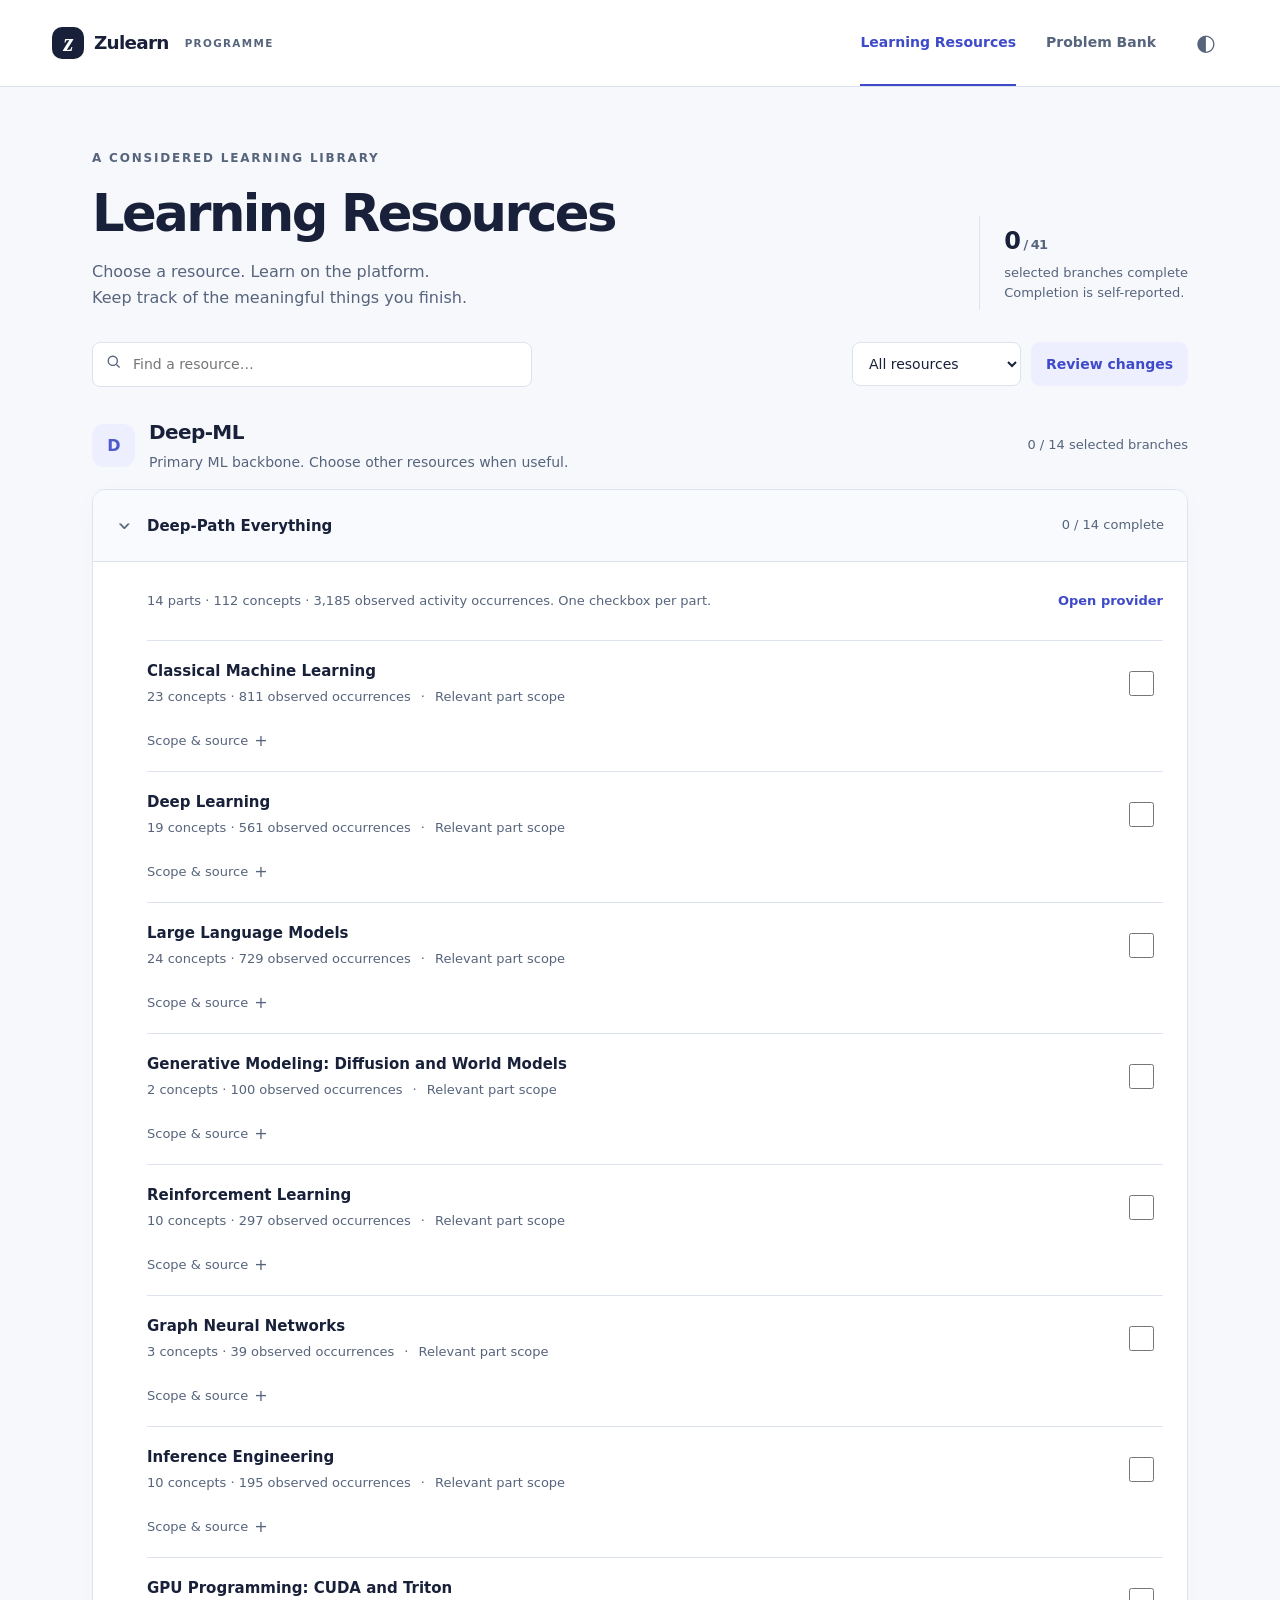
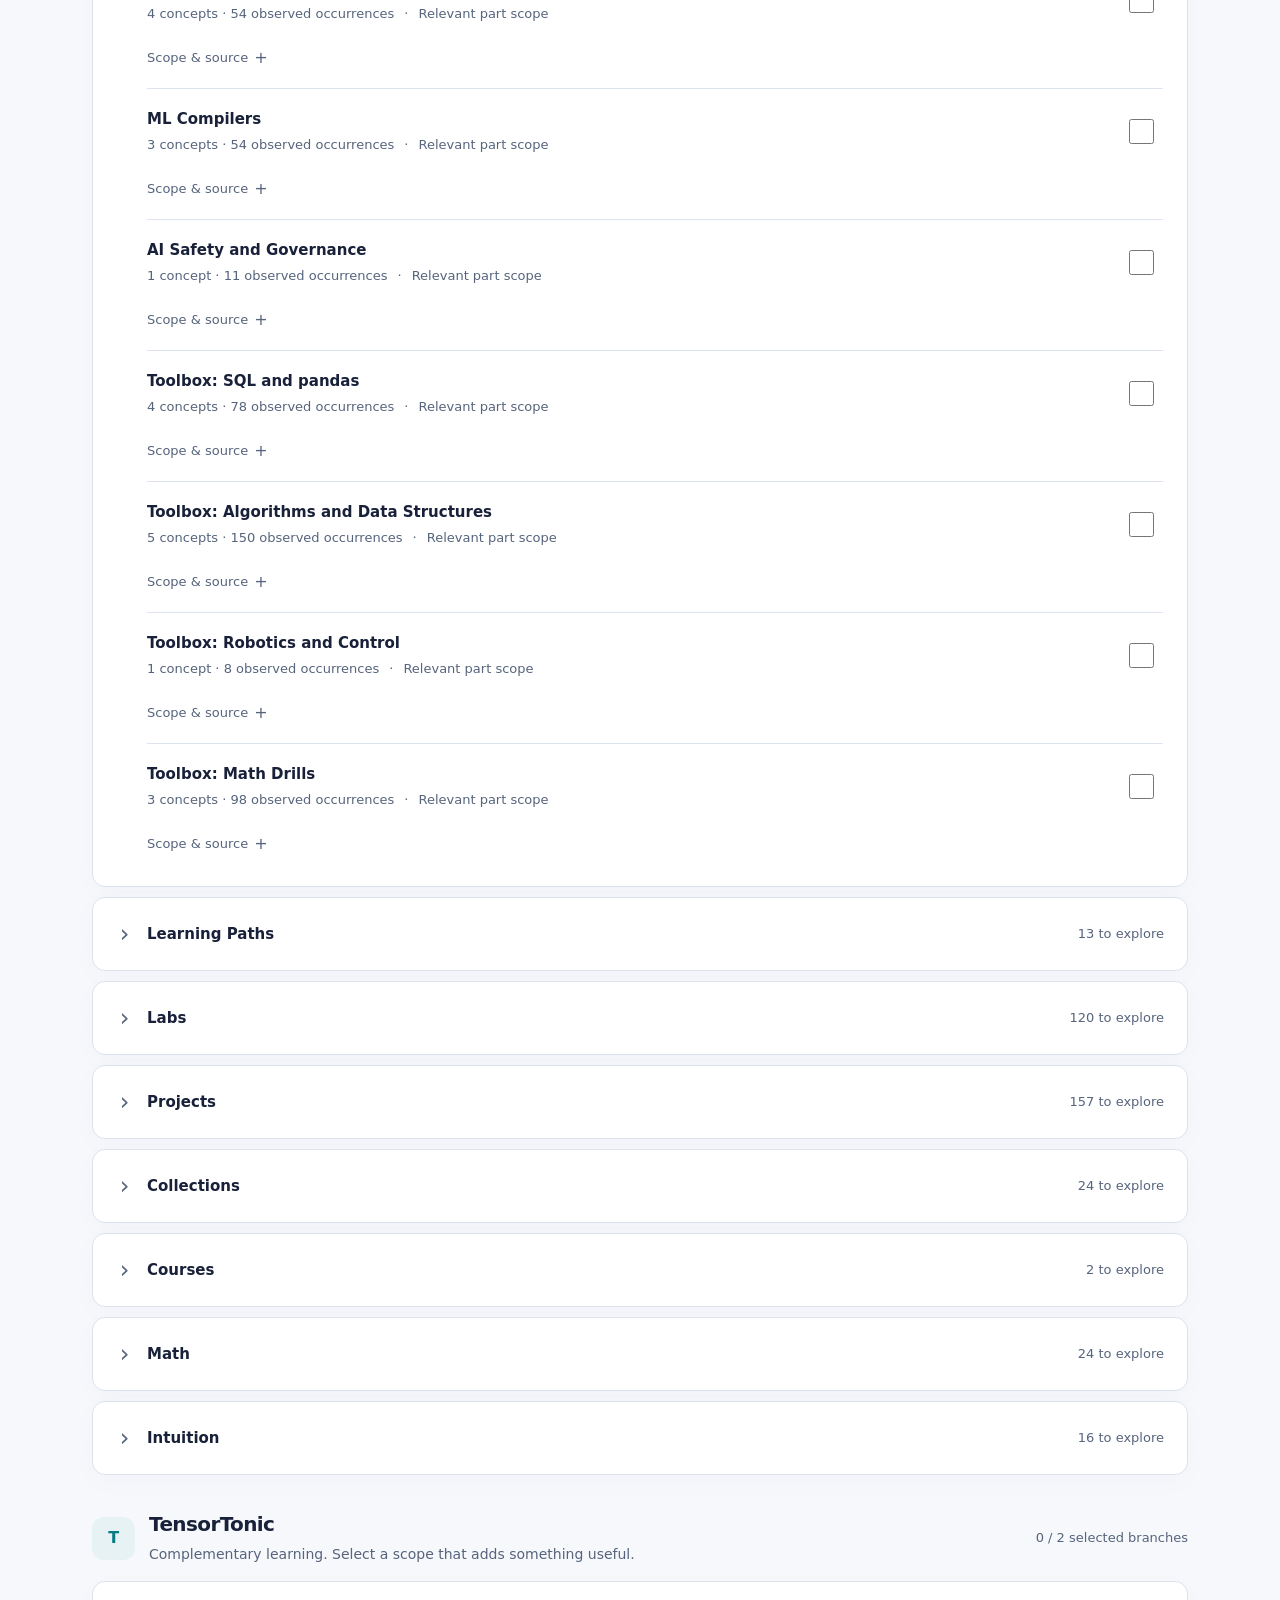
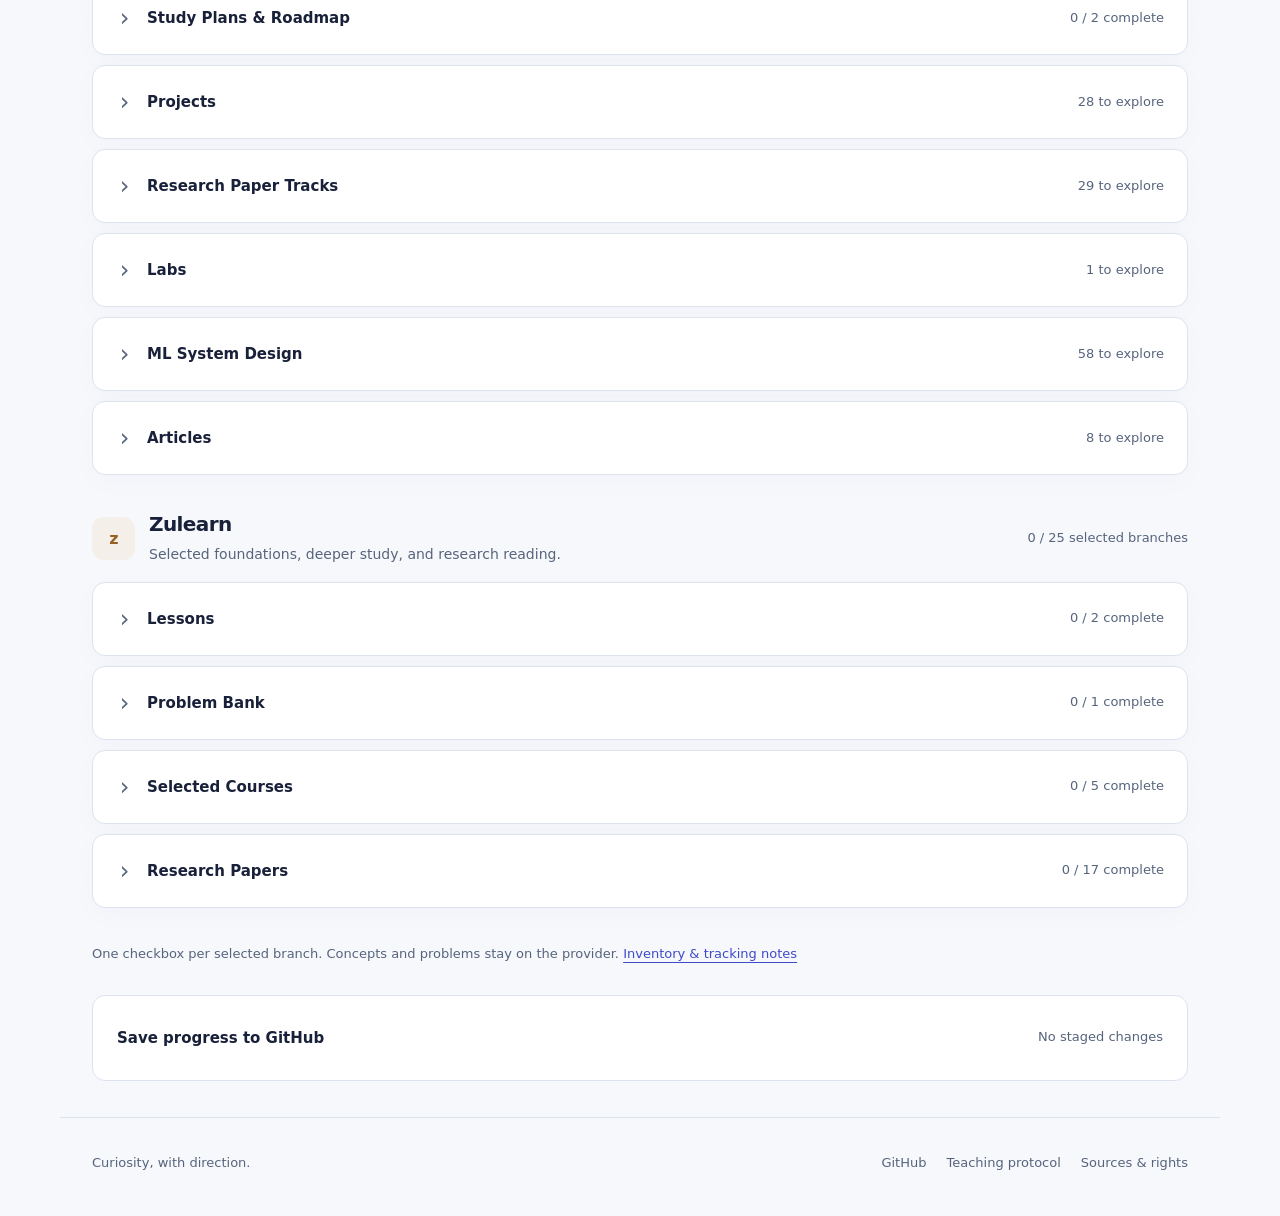
<file: docs/index.html>
<!doctype html>
<html lang="en" data-theme="light">
<head>
  <meta charset="utf-8">
  <meta name="viewport" content="width=device-width, initial-scale=1">
  <meta name="color-scheme" content="light dark">
  <meta name="description" content="A quiet home for selected learning resources and complementary scientific practice.">
  <title>Zulearn · Learning Resources</title>
  <link rel="stylesheet" href="styles.css">
  <script>try{document.documentElement.dataset.theme=localStorage.getItem('zulearn-theme')||(matchMedia('(prefers-color-scheme: dark)').matches?'dark':'light')}catch{}</script>
  <script src="model.js?v=curation-20261128" defer></script>
  <script src="app.js?v=curation-20261128" defer></script>
</head>
<body>
  <a class="skip" href="#app">Skip to content</a>
  <header class="site-header">
    <div class="header-inner">
      <a class="brand" href="#resources" aria-label="Zulearn home"><span class="brand-mark" aria-hidden="true">z</span>Zulearn<span class="brand-caption">PROGRAMME</span></a>
      <nav aria-label="Primary navigation">
        <a href="#resources" aria-current="page">Learning Resources</a>
        <a href="#bank">Problem Bank</a>
      </nav>
      <button id="themeToggle" class="icon-button" type="button" aria-label="Use dark mode" aria-pressed="false">◐</button>
    </div>
  </header>
  <main id="app" tabindex="-1"><p class="loading" role="status">Opening your learning resources…</p></main>
  <footer class="site-footer"><span>Curiosity, with direction.</span><div><a href="https://github.com/khalwaniev/zulearn">GitHub</a><a href="https://github.com/khalwaniev/zulearn/blob/main/learning/CHATGPT_TUTOR.md">Teaching protocol</a><a href="https://github.com/khalwaniev/zulearn/blob/main/learning/CONTENT_NOTICE.md">Sources & rights</a></div></footer>
  <noscript><p class="loading">JavaScript is needed for the interactive checklist. <a href="https://github.com/khalwaniev/zulearn/blob/main/learning/MASTER_PATH.md">Open the preserved learning resources on GitHub.</a></p></noscript>
</body>
</html>
</file>
<file: docs/styles.css>
:root{color-scheme:light;--bg:#f6f8fc;--surface:#fff;--surface-2:#f0f3f9;--ink:#182139;--muted:#56647c;--line:#dce3ef;--accent:#3e4ac9;--accent-bg:#edefff;--onaccent:#fff;--focus:#d27220;--success:#167258;--pending:#925111;--shadow:0 7px 28px #172d5006;--deep:#4d59cd;--tt:#087c83;--zul:#966123}
[data-theme=dark]{color-scheme:dark;--bg:#101420;--surface:#191f2e;--surface-2:#232b3e;--ink:#edf1fc;--muted:#aeb9cf;--line:#354058;--accent:#b4b9ff;--accent-bg:#2c3157;--onaccent:#171e40;--focus:#ffcb80;--success:#80d9b6;--pending:#f2c58e;--shadow:none;--deep:#b4b9ff;--tt:#79d7da;--zul:#eec991}
*{box-sizing:border-box}html{scroll-padding-top:110px}body{margin:0;color:var(--ink);background:var(--bg);font-family:Inter,"Segoe UI",system-ui,-apple-system,sans-serif;font-size:16px;line-height:1.6;-webkit-font-smoothing:antialiased}a{color:var(--accent);text-underline-offset:4px;text-decoration-thickness:1px;overflow-wrap:anywhere}button,input,textarea,select{font:inherit}button,a,input,textarea,select{-webkit-tap-highlight-color:transparent}button{cursor:pointer}button:disabled{cursor:default;opacity:.6}button,.button{border:1px solid var(--line);background:var(--surface);color:var(--ink);border-radius:9px;padding:9px 14px;min-height:44px;font-weight:600;font-size:.875rem}button:hover:not(:disabled),.button:hover{border-color:var(--accent);color:var(--accent)}button.primary{background:var(--accent);border-color:var(--accent);color:var(--onaccent)}button.primary:hover{color:var(--onaccent);filter:brightness(1.08)}input,textarea,select{max-width:100%;border:1px solid var(--line);border-radius:8px;background:var(--surface);color:var(--ink);padding:10px 12px;min-height:44px}textarea{width:100%;resize:vertical}input:not([type=checkbox]),select{width:100%}label{font-weight:600;font-size:.875rem}label input,label select,label textarea{display:block;margin-top:6px}h1,h2,h3,h4,p{margin-top:0}h1{font-size:clamp(2rem,4vw,3.2rem);line-height:1.15;letter-spacing:-.05em;font-weight:650;margin-bottom:16px}h2{font-size:1.5rem;letter-spacing:-.03em;line-height:1.3;margin-bottom:6px}h3{font-size:1rem;line-height:1.45;margin:0;font-weight:650}h4{font-size:1rem;margin:0 0 10px}p{margin-bottom:14px}small,.fine{font-size:.8125rem;color:var(--muted)}[hidden]{display:none!important}:focus-visible{outline:3px solid var(--focus);outline-offset:4px}.skip{position:absolute;top:-100px;left:12px;z-index:20;background:var(--surface);padding:12px}.skip:focus{top:10px}.site-header{background:var(--surface);border-bottom:1px solid var(--line);position:sticky;top:0;z-index:10}.header-inner{max-width:1240px;margin:auto;padding:0 32px;min-height:86px;display:flex;align-items:center;gap:28px}.brand{display:flex;align-items:center;gap:10px;text-decoration:none;color:var(--ink);font-size:1.15rem;font-weight:750;letter-spacing:-.04em}.brand-mark{display:grid;place-items:center;width:32px;height:32px;border-radius:10px;background:var(--ink);color:var(--surface);font-size:1.6rem;line-height:1;font-family:Georgia,serif;font-style:italic}.brand-caption{font-size:.65rem;letter-spacing:.13em;margin-left:6px;color:var(--muted);font-weight:600}nav{display:flex;align-self:stretch;gap:30px;margin-left:auto}nav a{display:flex;align-items:center;border-bottom:2px solid transparent;text-decoration:none;color:var(--muted);font-size:.875rem;font-weight:600;min-height:48px}nav a[aria-current=page]{color:var(--accent);border-color:var(--accent)}.icon-button{width:44px;height:44px;padding:0;font-size:1.4rem;color:var(--muted);border-color:transparent;background:transparent}main,.site-footer{max-width:1160px;margin:auto;padding:0 32px}main{min-height:70vh}.loading{margin:100px auto;max-width:600px}.page-intro{display:flex;justify-content:space-between;align-items:flex-end;gap:40px;padding:62px 0 32px}.eyebrow{text-transform:uppercase;letter-spacing:.15em;font-weight:650;font-size:.75rem;color:var(--muted);margin-bottom:16px}.page-intro .description{color:var(--muted);max-width:580px;margin-bottom:0;font-size:1rem}.intro-note{min-width:155px;padding:6px 0 6px 24px;border-left:1px solid var(--line);font-size:.8125rem;color:var(--muted)}.intro-note strong{display:block;color:var(--ink);font-size:1.5rem;letter-spacing:-.04em;font-weight:600;margin-bottom:2px}.toolbar{display:flex;align-items:center;gap:12px;justify-content:space-between;margin:0 0 32px}.search-wrap{flex:1;max-width:440px;position:relative}.search-wrap input{padding-left:40px;background:var(--surface);font-size:.875rem}.search-icon{position:absolute;top:12px;left:14px;width:16px;height:16px;color:var(--muted);pointer-events:none}.toolbar select{width:auto;min-width:170px;font-size:.875rem}.toolbar-right{display:flex;gap:10px}.review-button{white-space:nowrap;background:var(--accent-bg);color:var(--accent);border-color:transparent}.review-button[data-pending=true]{border-color:var(--accent)}.platform{margin:0 0 36px}.platform-heading{display:flex;align-items:center;gap:14px;padding:0 0 16px}.platform-logo{display:grid;place-items:center;flex:none;width:43px;height:43px;border-radius:12px;background:var(--accent-bg);color:var(--deep);font-size:1rem;font-weight:750;letter-spacing:-.04em}.platform[data-platform=TensorTonic] .platform-logo{color:var(--tt);background:color-mix(in srgb,var(--tt) 10%,var(--surface))}.platform[data-platform=Zulearn] .platform-logo{color:var(--zul);background:color-mix(in srgb,var(--zul) 10%,var(--surface))}.platform-heading h2{font-size:1.25rem}.platform-heading p{margin:0;font-size:.875rem;color:var(--muted)}.platform-progress{margin-left:auto;color:var(--muted);font-size:.8125rem;white-space:nowrap}.category-stack{display:grid;gap:10px}.category{border:1px solid var(--line);background:var(--surface);border-radius:13px;overflow:clip;box-shadow:var(--shadow)}summary{cursor:pointer;list-style:none}summary::-webkit-details-marker{display:none}.category>summary{display:flex;align-items:center;gap:14px;padding:19px 23px;min-height:72px}.category>summary:before{content:'›';font-size:1.5rem;line-height:1;display:inline-flex;justify-content:center;width:17px;color:var(--muted);transform:rotate(0)}.category[open]>summary:before{transform:rotate(90deg)}.category-title{font-size:.9375rem;font-weight:650}.category-count{margin-left:auto;color:var(--muted);font-size:.8125rem;white-space:nowrap}.category[open]>summary{border-bottom:1px solid var(--line);background:color-mix(in srgb,var(--surface-2) 40%,var(--surface))}.category-body{padding:0 24px 12px 54px}.category-context{display:flex;align-items:baseline;justify-content:space-between;gap:20px;padding:17px 0;font-size:.8125rem;color:var(--muted)}.category-context p{margin:0;max-width:750px}.provider-link{font-size:.8125rem;white-space:nowrap;text-decoration:none;font-weight:600;min-height:44px;display:inline-flex;align-items:center}.branch{border-top:1px solid var(--line);padding:0;scroll-margin-top:110px}.branch-top{display:grid;grid-template-columns:minmax(0,1fr) auto;gap:24px;align-items:center;padding:15px 0;min-height:84px}.branch-copy{min-width:0}.branch-meta{display:flex;flex-wrap:wrap;gap:5px 10px;margin:5px 0 0;font-size:.8125rem;color:var(--muted);line-height:1.5}.branch-meta span+span:before{content:'·';margin-right:10px;color:var(--muted)}.branch-title{font-size:.9375rem;font-weight:600;line-height:1.4;color:var(--ink);text-decoration:none}.branch-title:hover{color:var(--accent)}.branch-controls{display:flex;align-items:center;gap:8px}.complete-control{display:grid;place-items:center;min-height:44px;min-width:44px;cursor:pointer;border-radius:8px}.complete-control input{display:block;width:25px;height:25px;min-height:25px;accent-color:var(--accent);margin:0;cursor:pointer;border-radius:6px}.completion-state{font-size:.8125rem;color:var(--success)}.pending-state{color:var(--pending)}.branch-details{padding:0 0 14px}.branch-details>summary{min-height:32px;font-size:.8125rem;color:var(--muted);display:inline-flex;align-items:center;gap:6px}.branch-details>summary:after{content:'+';font-size:1rem}.branch-details[open]>summary:after{content:'−'}.branch-details p{font-size:.875rem;color:var(--muted);max-width:810px;margin:10px 0}.branch-details .scope-label{font-weight:650;color:var(--ink);font-size:.8125rem}.branch-detail-content{border-left:2px solid var(--line);padding-left:16px;margin-top:8px}.content-list{padding-left:20px;font-size:.875rem;color:var(--muted);max-height:360px;overflow:auto}.content-list li{padding:5px 0}.link-button{background:none;border:0;color:var(--accent);font-size:.8125rem;min-height:44px;padding:6px 8px}.selection-form{padding:16px;background:var(--surface-2);border-radius:9px;max-width:700px;margin:10px 0 16px;display:grid;gap:12px}.selection-form p{margin:0}.selection-form .actions{display:flex;gap:10px}.selectable-note{font-size:.8125rem;color:var(--muted)}.show-more{margin:8px 0 0}.empty{padding:25px 0;color:var(--muted);font-size:.875rem}.resource-footnote{font-size:.8125rem;color:var(--muted);margin:30px 0}.save-panel{margin:24px 0 36px;border:1px solid var(--line);border-radius:13px;background:var(--surface);padding:20px 24px;scroll-margin-top:110px}.save-panel>summary{display:flex;align-items:center;gap:10px;font-size:.9375rem;font-weight:650;min-height:44px}.save-panel>summary span{font-weight:400;color:var(--muted);font-size:.8125rem;margin-left:auto}.save-body{padding:16px 0 0}.save-body>p{color:var(--muted);font-size:.875rem;max-width:800px}.pending-list{margin:10px 0 20px}.pending-row{border-top:1px solid var(--line);padding:10px 0;display:flex;gap:15px;justify-content:space-between;align-items:center;font-size:.875rem}.pending-row span{min-width:0;overflow-wrap:anywhere}.save-actions{display:flex;flex-wrap:wrap;gap:10px;margin:16px 0}.batch-text{font-family:ui-monospace,Consolas,monospace;font-size:.8125rem;line-height:1.5;max-height:300px}.feedback{font-size:.875rem;color:var(--accent);display:block;margin:12px 0;overflow-wrap:anywhere}.notice{padding:18px 20px;border:1px solid var(--line);border-radius:12px;background:var(--surface);margin:0 0 24px;font-size:.875rem;color:var(--muted)}.notice p:last-child{margin:0}.bank-intro{max-width:700px}.bank-summary{display:flex;flex-wrap:wrap;gap:20px;border-top:1px solid var(--line);border-bottom:1px solid var(--line);padding:16px 0;margin:0 0 26px;font-size:.875rem;color:var(--muted)}.bank-summary strong{color:var(--ink)}.bank-themes{display:grid;gap:16px;margin-bottom:36px}.bank-theme{background:var(--surface);border:1px solid var(--line);border-radius:13px;padding:0 24px}.bank-theme>summary{padding:20px 0;min-height:76px;display:flex;align-items:center;gap:15px;font-size:1rem;font-weight:650}.bank-theme>summary:after{content:'+';margin-left:auto;font-size:1.4rem;color:var(--muted)}.bank-theme[open]>summary:after{content:'−'}.theme-count{color:var(--muted);font-size:.8125rem;font-weight:400}.bank-theme-body{border-top:1px solid var(--line);padding:20px 0}.pending-disclosure{border-top:1px solid var(--line);margin-top:20px;padding-top:16px}.pending-disclosure>summary{font-weight:600;font-size:.875rem;min-height:44px;color:var(--pending)}.pending-disclosure>summary:before{content:'+';margin-right:10px}.pending-disclosure[open]>summary:before{content:'−'}.exercise{border-top:1px solid var(--line);padding:18px 0;scroll-margin-top:110px}.exercise>summary{min-height:44px;display:flex;align-items:center;gap:16px;font-size:.9375rem;font-weight:600}.exercise>summary:after{content:'+';margin-left:auto;color:var(--muted)}.exercise[open]>summary:after{content:'−'}.exercise-body{padding:16px 0 0;max-width:800px}.exercise-body p{font-size:.9375rem}.exercise-body .provenance{font-size:.8125rem;color:var(--muted)}.exercise form{display:flex;align-items:flex-end;gap:10px;flex-wrap:wrap;margin:20px 0}.exercise form label{min-width:170px;flex:1}.exercise form output{width:100%;font-size:.875rem;color:var(--accent)}.exercise-body details{font-size:.875rem;border:1px solid var(--line);border-radius:8px;padding:10px 14px;margin:10px 0}.exercise-body details summary{min-height:28px;font-weight:600}.exercise-body details p{font-size:.875rem;margin:12px 0 0}.worksheet{white-space:pre-wrap;overflow-wrap:anywhere;font-size:.875rem;line-height:1.8}.source-referral{display:flex;align-items:baseline;justify-content:space-between;gap:20px;padding:15px 0;border-top:1px solid var(--line);font-size:.875rem}.source-referral p{font-size:.8125rem;color:var(--muted);margin:5px 0 0;max-width:700px}.audit-list{margin:14px 0;padding:16px;background:var(--surface-2);border-radius:8px;color:var(--muted);font-size:.8125rem}.audit-list dt{font-weight:650;color:var(--ink);margin-top:10px}.audit-list dt:first-child{margin-top:0}.audit-list dd{margin:4px 0 0}.site-footer{border-top:1px solid var(--line);padding-top:24px;padding-bottom:30px;display:flex;gap:16px;align-items:center;justify-content:space-between;color:var(--muted);font-size:.8125rem}.site-footer div{display:flex;gap:20px;flex-wrap:wrap}.site-footer a{color:var(--muted);text-decoration:none;display:inline-flex;min-height:44px;align-items:center}.visually-hidden{position:absolute!important;width:1px;height:1px;padding:0;margin:-1px;overflow:hidden;clip-path:inset(50%);white-space:nowrap;border:0}
@media(max-width:800px){.brand-caption{display:none}.header-inner{padding:0 22px;gap:16px}nav{gap:20px}.page-intro{padding-top:42px;gap:20px}.intro-note{display:none}.category-body{padding-left:25px}.toolbar{flex-wrap:wrap}.search-wrap{max-width:none}.toolbar-right{flex:1;justify-content:flex-end}.category-context{display:block}.category-context .provider-link{margin-top:6px}}
@media(max-width:560px){html{scroll-padding-top:145px}.header-inner{padding:12px 20px 0;min-height:110px;flex-wrap:wrap;gap:0;justify-content:space-between}.brand{order:0}.icon-button{order:1}nav{order:2;width:100%;margin:4px 0 0;gap:28px}nav a{font-size:.875rem;min-height:48px}main,.site-footer{padding-left:20px;padding-right:20px}.page-intro{padding:35px 0 25px}.eyebrow{font-size:.6875rem;margin-bottom:12px}h1{font-size:2.2rem}.page-intro .description{font-size:.9375rem}.toolbar{gap:10px;margin-bottom:25px}.search-wrap{min-width:100%}.toolbar-right{justify-content:space-between}.toolbar select{min-width:0;flex:1;width:auto}.review-button{flex:none}.platform{margin-bottom:28px}.platform-heading{gap:11px;align-items:flex-start;flex-wrap:wrap}.platform-heading h2{font-size:1.2rem}.platform-heading p{font-size:.8125rem;max-width:230px}.platform-progress{width:100%;margin-left:54px}.category>summary{padding:16px 14px;gap:8px;min-height:66px}.category-title{font-size:.875rem}.category-count{font-size:.75rem}.category-body{padding:0 16px 10px}.branch-top{gap:10px;min-height:90px}.branch-title{font-size:.875rem}.branch-meta{font-size:.75rem;gap:4px 8px}.branch-meta span+span:before{margin-right:8px}.branch-details>summary{font-size:.75rem}.branch-controls{gap:0}.complete-control{min-width:44px}.selectable-note{font-size:.75rem}.save-panel{padding:16px}.save-panel>summary{flex-wrap:wrap}.save-panel>summary span{margin-left:0;width:100%}.bank-theme{padding:0 16px}.bank-theme>summary{font-size:.9375rem;flex-wrap:wrap;gap:4px 10px}.theme-count{font-size:.75rem}.source-referral{display:block}.source-referral>a{margin-top:6px;display:inline-flex;min-height:44px;align-items:center}.site-footer{display:block;padding-top:16px}.site-footer div{gap:18px}.site-footer>span{display:block}.pending-row{align-items:flex-start}.save-actions button{flex:1;white-space:nowrap}}
@media(prefers-reduced-motion:reduce){*,*:before,*:after{scroll-behavior:auto!important;transition:none!important}}
/* Let the filter shrink beside the review control at narrow viewport widths. */
.toolbar-right{min-width:0}.toolbar-right select{min-width:0;flex:1 1 0}
@media(max-width:560px){.toolbar-right{width:100%;flex-basis:100%}}
</file>
